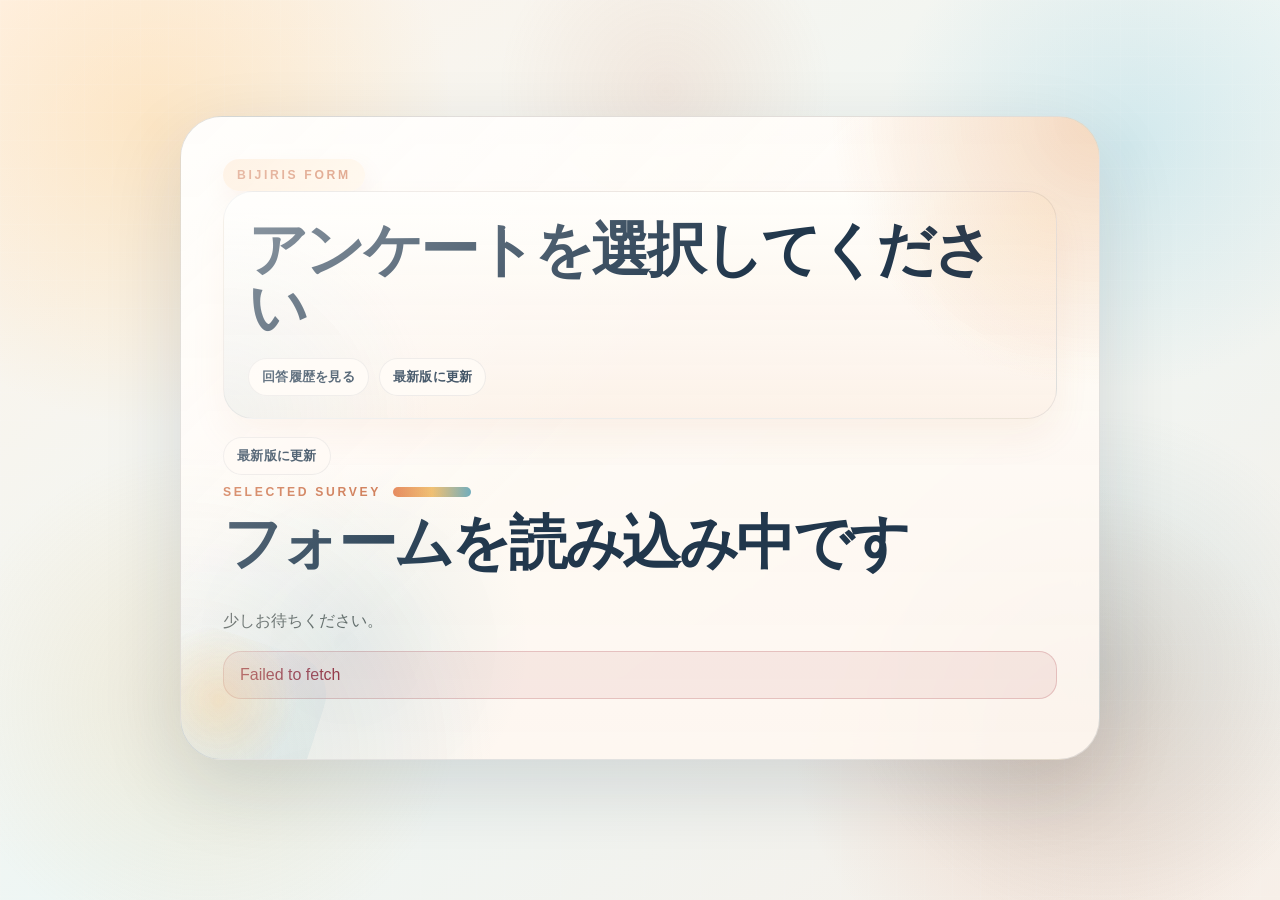
<file: docs/index.html>
<!DOCTYPE html>
<html lang="ja">
  <head>
    <meta charset="UTF-8" />
    <meta name="viewport" content="width=device-width, initial-scale=1.0" />
    <meta name="format-detection" content="telephone=no" />
    <meta name="theme-color" content="#21374c" />
    <meta name="mobile-web-app-capable" content="yes" />
    <meta name="apple-mobile-web-app-capable" content="yes" />
    <meta name="apple-mobile-web-app-status-bar-style" content="default" />
    <meta name="apple-mobile-web-app-title" content="ビジリス" />
    <title>ビジリス 回答フォーム</title>
    <link rel="manifest" href="./manifest.webmanifest" />
    <link rel="icon" type="image/png" sizes="32x32" href="./assets/icons/favicon-32.png" />
    <link rel="apple-touch-icon" sizes="180x180" href="./assets/icons/apple-touch-icon.png" />
    <link rel="stylesheet" href="./assets/style.css" />
  </head>
  <body class="respondent-body">
    <main class="respondent-shell">
      <section class="respondent-card">
        <p class="eyebrow">BIJIRIS FORM</p>
        <div id="selectorPanel" class="stack-gap">
          <div class="stack-gap compact-gap respondent-intro">
            <h1>アンケートを選択してください</h1>
            <div class="button-row respondent-intro-actions">
              <button id="openHistoryFromSelector" class="secondary-button compact-button" type="button">回答履歴を見る</button>
              <button id="reloadAppFromSelector" class="secondary-button compact-button" type="button">最新版に更新</button>
            </div>
          </div>
          <section id="installCard" class="respondent-install-card stack-gap compact-gap hidden">
            <div class="spread respondent-install-head">
              <div class="stack-gap compact-gap">
                <p class="respondent-kicker">APP INSTALL</p>
                <h2>スマホに追加してアプリのように使えます</h2>
              </div>
              <span id="installStatusBadge" class="pill hidden">インストール済み</span>
            </div>
            <p id="installDescription" class="muted">ホーム画面に追加すると、次回からアプリのようにすぐ開けます。</p>
            <div class="button-row respondent-intro-actions">
              <button id="installAppButton" class="primary-button compact-button" type="button">ホーム画面に追加</button>
              <button id="installGuideToggle" class="ghost-button compact-button hidden" type="button">追加方法を見る</button>
            </div>
            <div id="installGuide" class="note-box hidden"></div>
          </section>
          <div id="selectorList" class="card-list"></div>
        </div>

        <div id="respondentHeader" class="stack-gap compact-gap">
          <div class="button-row respondent-header-actions">
            <button id="backToSelector" class="ghost-button hidden" type="button">アンケート一覧に戻る</button>
            <button id="openHistoryFromHeader" class="ghost-button compact-button hidden" type="button">回答履歴を見る</button>
            <button id="reloadAppButton" class="secondary-button compact-button" type="button">最新版に更新</button>
          </div>
          <div class="respondent-heading-shell">
            <p class="respondent-kicker">SELECTED SURVEY</p>
            <div class="respondent-heading-mark"></div>
          </div>
          <h1 id="formTitle">フォームを読み込み中です</h1>
          <p id="formDescription" class="muted">少しお待ちください。</p>
        </div>

        <div id="formErrorBanner" class="error-banner hidden"></div>

        <section id="ticketStepPanel" class="respondent-step-panel stack-gap hidden">
          <div class="respondent-step-shell stack-gap compact-gap">
            <p class="respondent-kicker">TICKET STEP</p>
            <h2>今回終了した回数券を教えてください</h2>
            <p class="muted">最初に、何枚目の回数券が終了したかを入力してください。その後にアンケートへ進みます。</p>
            <label class="field">
              <span>何枚目の回数券が終了しましたか？</span>
              <input id="ticketSheetInput" type="number" inputmode="numeric" min="1" step="1" placeholder="例: 2" />
            </label>
            <div class="button-row respondent-step-actions">
              <button id="ticketStepContinue" class="primary-button" type="button">質問へ進む</button>
            </div>
            <p id="ticketStepError" class="error-text"></p>
          </div>
        </section>

        <section id="historyPanel" class="respondent-step-panel stack-gap hidden">
          <div class="respondent-step-shell respondent-history-shell stack-gap compact-gap">
            <div class="button-row respondent-step-actions">
              <button id="historyBackButton" class="ghost-button compact-button" type="button">戻る</button>
            </div>
            <p class="respondent-kicker">HISTORY</p>
            <h2>アンケート回答履歴</h2>
            <p class="muted">お名前を入力すると、これまでの回答履歴を確認できます。</p>
            <label class="field">
              <span>お名前</span>
              <input id="historyRespondentName" type="text" autocomplete="name" placeholder="例: 鈴木太郎" />
            </label>
            <div class="button-row respondent-step-actions">
              <button id="historySearchButton" class="primary-button" type="button">履歴を表示</button>
            </div>
            <p id="historySearchError" class="error-text"></p>
            <div id="historySummary" class="note-box hidden"></div>
            <div id="historyResults" class="stack-gap"></div>
          </div>
        </section>

        <form id="respondentForm" class="stack-gap hidden" enctype="multipart/form-data">
          <label class="field">
            <span>お名前</span>
            <input type="text" name="respondent_name" required autocomplete="name" />
          </label>

          <div id="ticketSummary" class="note-box respondent-ticket-summary hidden">
            <div>
              <strong>今回終了した回数券</strong>
              <div id="ticketSummaryValue" class="respondent-ticket-summary-value"></div>
            </div>
            <button id="ticketStepEdit" class="ghost-button compact-button" type="button">変更</button>
          </div>

          <label class="field">
            <span id="categoryLabel">分類</span>
            <select id="categorySelect" name="category" required></select>
          </label>

          <div id="customFields" class="stack-gap"></div>
          <button id="submitButton" class="primary-button" type="submit">送信する</button>
          <p id="submitError" class="error-text"></p>
        </form>

        <div id="successPanel" class="success-panel hidden">
          <h2>送信完了</h2>
          <p id="successMessage"></p>
          <div class="button-row">
            <button id="resetButton" class="secondary-button" type="button">続けて送信する</button>
            <button id="openHistoryFromSuccess" class="ghost-button" type="button">回答履歴を見る</button>
          </div>
        </div>
      </section>
    </main>

    <script src="./assets/config.js"></script>
    <script src="./assets/runtime.js" defer></script>
    <script src="./assets/respondent.js" defer></script>
  </body>
</html>
</file>
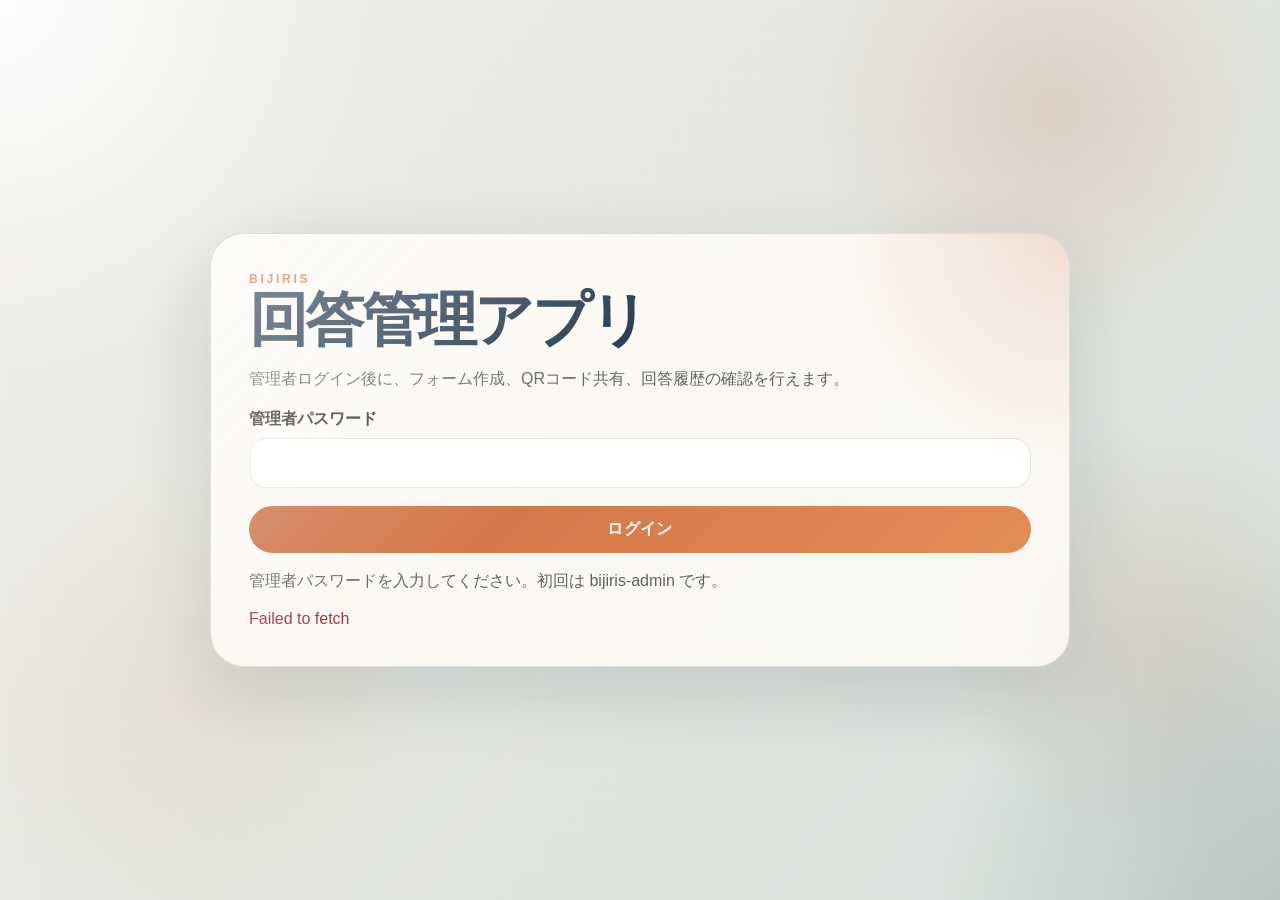
<file: docs/admin/index.html>
<!DOCTYPE html>
<html lang="ja">
  <head>
    <meta charset="UTF-8" />
    <meta name="viewport" content="width=device-width, initial-scale=1.0" />
    <title>Bijiris 管理画面</title>
    <link rel="stylesheet" href="../assets/style.css" />
  </head>
  <body class="admin-body">
    <div id="loginPanel" class="login-shell">
      <div class="login-card">
        <p class="eyebrow">BIJIRIS</p>
        <h1>回答管理アプリ</h1>
        <p class="muted">管理者ログイン後に、フォーム作成、QRコード共有、回答履歴の確認を行えます。</p>
        <form id="loginForm" class="stack-gap">
          <label class="field">
            <span>管理者パスワード</span>
            <input id="loginPassword" type="password" name="password" autocomplete="current-password" required />
          </label>
          <button class="primary-button" type="submit">ログイン</button>
          <p id="loginHelp" class="inline-help"></p>
          <p id="loginError" class="error-text"></p>
        </form>
      </div>
    </div>

    <!-- Management markup stays identical to the local admin page -->
    <div id="adminApp" class="admin-shell hidden">
      <header class="hero">
        <div class="hero-copy">
          <p class="eyebrow">BIJIRIS ADMIN</p>
          <h1>画像回答フォーム管理</h1>
          <p class="muted">
            共通QRコードからアンケートを選んで回答してもらい、履歴をフォーム別・お名前単位で管理します。
          </p>
          <div class="hero-stripes">
            <span>QR</span>
            <span>SELECT</span>
            <span>UPLOAD</span>
            <span>REVIEW</span>
          </div>
        </div>
        <div class="hero-actions">
          <div class="pill-set">
            <span class="pill">フォーム作成</span>
            <span class="pill">画像アップロード</span>
            <span class="pill">履歴管理</span>
          </div>
          <button id="logoutButton" class="secondary-button" type="button">ログアウト</button>
        </div>
        <aside class="hero-panel">
          <p class="hero-panel-label">運用フロー</p>
          <div class="hero-panel-grid">
            <div>
              <span>入口</span>
              <strong>共通QR</strong>
            </div>
            <div>
              <span>分岐</span>
              <strong>タイトル選択</strong>
            </div>
            <div>
              <span>収集</span>
              <strong>画像つき回答</strong>
            </div>
            <div>
              <span>管理</span>
              <strong>履歴追跡</strong>
            </div>
          </div>
        </aside>
      </header>

      <nav class="tab-nav">
        <button class="tab-link active" data-panel-target="overview" type="button">ダッシュボード</button>
        <button class="tab-link" data-panel-target="forms" type="button">フォーム管理</button>
        <button class="tab-link" data-panel-target="responses" type="button">回答一覧</button>
        <button class="tab-link" data-panel-target="respondents" type="button">回答者履歴</button>
        <button class="tab-link" data-panel-target="measurements" type="button">計測管理</button>
        <button class="tab-link" data-panel-target="settings" type="button">設定</button>
      </nav>

      <main class="panel-stack">
        <section id="panel-overview" class="panel active">
          <div class="stats-grid">
            <article class="stat-card">
              <p class="stat-label">フォーム数</p>
              <p id="statFormCount" class="stat-value">0</p>
            </article>
            <article class="stat-card">
              <p class="stat-label">総回答数</p>
              <p id="statResponseCount" class="stat-value">0</p>
            </article>
            <article class="stat-card">
              <p class="stat-label">回答者数</p>
              <p id="statRespondentCount" class="stat-value">0</p>
            </article>
          </div>

          <div class="two-column">
            <section class="surface-card">
              <div class="section-head">
                <h2>フォーム一覧</h2>
                <p class="muted">公開状態と回答状況を一目で確認できます。</p>
              </div>
              <div id="overviewForms" class="card-list"></div>
            </section>

            <section class="surface-card">
              <div class="section-head">
                <h2>最新の回答</h2>
                <p class="muted">最近送信された画像付き回答を表示します。</p>
              </div>
              <div id="recentResponses" class="response-list compact-list"></div>
            </section>
          </div>
        </section>

        <section id="panel-forms" class="panel">
          <div class="two-column forms-layout">
            <section class="surface-card">
              <div class="section-head spread">
                <div>
                  <h2>フォーム編集</h2>
                  <p class="muted">アンケート項目、画像設問、条件表示を設定します。</p>
                </div>
                <button id="newFormButton" class="secondary-button" type="button">新規フォーム</button>
              </div>

              <form id="formEditor" class="stack-gap">
                <input id="editorFormId" type="hidden" />
                <div class="grid-two">
                  <label class="field">
                    <span>フォーム名</span>
                    <input id="editorTitle" type="text" required />
                  </label>
                  <label class="field">
                    <span>公開URLスラッグ</span>
                    <input id="editorSlug" type="text" placeholder="genba-houkoku" />
                  </label>
                </div>
                <label class="field">
                  <span>説明文</span>
                  <textarea id="editorDescription" rows="3"></textarea>
                </label>
                <label class="field">
                  <span>送信完了メッセージ</span>
                  <textarea id="editorSuccessMessage" rows="2"></textarea>
                </label>
                <div class="grid-two">
                  <label class="field">
                    <span>分類ラベル</span>
                    <input id="editorCategoryLabel" type="text" value="分類" />
                  </label>
                  <label class="field">
                    <span>公開状態</span>
                    <select id="editorIsActive">
                      <option value="true">公開</option>
                      <option value="false">非公開</option>
                    </select>
                  </label>
                </div>
                <label class="field">
                  <span>分類選択肢</span>
                  <textarea id="editorCategoryOptions" rows="3" placeholder="未使用なら空欄のままで構いません"></textarea>
                </label>

                <div class="sub-section-head">
                  <div>
                    <h3>追加質問</h3>
                    <p class="muted">お名前は全フォーム共通の固定必須項目です。画像設問や条件表示付き設問を追加できます。</p>
                  </div>
                  <div class="button-row">
                    <button class="ghost-button" type="button" data-add-field="short_text">短文</button>
                    <button class="ghost-button" type="button" data-add-field="long_text">長文</button>
                    <button class="ghost-button" type="button" data-add-field="select">選択肢</button>
                    <button class="ghost-button" type="button" data-add-field="radio">ラジオ</button>
                    <button class="ghost-button" type="button" data-add-field="checkbox">複数選択</button>
                    <button class="ghost-button" type="button" data-add-field="file">画像</button>
                  </div>
                </div>

                <div id="builderFields" class="field-builder"></div>
                <p id="formError" class="error-text"></p>
                <button class="primary-button" type="submit">フォームを保存</button>
              </form>
            </section>

            <section class="surface-card">
              <div class="section-head">
                <h2>フォーム公開状況</h2>
                <p class="muted">共通QRコードからアンケート選択画面に遷移します。各フォームの直リンクも確認できます。</p>
              </div>
              <div id="formCards" class="card-list"></div>
            </section>
          </div>
        </section>

        <section id="panel-responses" class="panel">
          <div class="surface-card">
            <div class="section-head spread">
              <div>
                <h2>回答一覧</h2>
                <p class="muted">分類別集計と、画像付き回答の詳細を確認できます。</p>
              </div>
              <div class="toolbar">
                <label class="field small">
                  <span>フォーム</span>
                  <select id="responseFormFilter"></select>
                </label>
                <label class="field small">
                  <span>分類</span>
                  <select id="responseCategoryFilter"></select>
                </label>
                <label class="field small">
                  <span>回答者検索</span>
                  <input id="responseSearch" type="search" placeholder="お名前" />
                </label>
                <button id="responseSearchButton" class="secondary-button" type="button">検索</button>
              </div>
            </div>

            <div id="categorySummary" class="summary-bars"></div>

            <div class="two-column detail-layout">
              <div id="responseList" class="response-list"></div>
              <aside class="detail-pane">
                <div class="section-head">
                  <h3>回答詳細</h3>
                  <p class="muted">回答をクリックすると詳細を表示します。</p>
                </div>
                <div id="responseDetail" class="detail-content empty-state">回答を選択してください。</div>
              </aside>
            </div>
          </div>
        </section>

        <section id="panel-respondents" class="panel">
          <div class="surface-card">
            <div class="section-head spread">
              <div>
                <h2>回答者履歴</h2>
                <p class="muted">お名前ごとに履歴を確認し、必要に応じて編集や削除を行います。</p>
              </div>
              <div class="toolbar">
                <button id="newRespondentButton" class="primary-button" type="button">回答者を登録</button>
                <label class="field small">
                  <span>フォーム</span>
                  <select id="respondentFormFilter"></select>
                </label>
                <label class="field small">
                  <span>検索</span>
                  <input id="respondentSearch" type="search" placeholder="お名前" />
                </label>
                <button id="respondentSearchButton" class="secondary-button" type="button">検索</button>
              </div>
            </div>

            <div class="two-column detail-layout respondent-detail-layout">
              <div id="respondentList" class="card-list"></div>
              <aside class="detail-pane respondent-history-pane">
                <div class="section-head">
                  <h3>履歴詳細</h3>
                  <p class="muted">回答者を選択すると、過去の送信内容を時系列で表示します。</p>
                </div>
                <div id="respondentHistory" class="detail-content empty-state">回答者を選択してください。</div>
              </aside>
            </div>
          </div>
        </section>

        <section id="panel-measurements" class="panel">
          <div class="surface-card stack-gap">
            <div class="section-head spread">
              <div>
                <h2>計測管理</h2>
                <p class="muted">全回答者の計測記録をまとめて入力し、一覧で編集できます。</p>
              </div>
              <div class="toolbar">
                <label class="field small">
                  <span>お名前検索</span>
                  <input id="measurementRespondentFilter" type="search" list="respondentDirectoryOptions" placeholder="お名前で部分一致検索" />
                </label>
                <label class="field small">
                  <span>キーワード</span>
                  <input id="measurementSearch" type="search" placeholder="日付・カテゴリ・数値で検索" />
                </label>
                <button id="measurementSearchButton" class="secondary-button" type="button">検索</button>
              </div>
            </div>

            <datalist id="respondentDirectoryOptions"></datalist>

            <section class="history-sheet stack-gap compact-gap">
              <div class="spread history-sheet-head">
                <div>
                  <h4>計測記録を追加</h4>
                  <p class="muted">ここで入力すると、選択した回答者の計測記録にそのまま保存されます。</p>
                </div>
              </div>
              <form id="measurementManagerForm" class="stack-gap compact-gap">
                <div class="measurement-manager-form-grid">
                  <label class="field">
                    <span>回答者</span>
                    <input id="measurementRespondentInput" type="search" list="respondentDirectoryOptions" placeholder="お名前を入力または選択" required />
                  </label>
                  <label class="field">
                    <span>計測日</span>
                    <input id="measurementEntryDate" type="date" required />
                  </label>
                  <label class="field">
                    <span>カテゴリ</span>
                    <select id="measurementEntryCategory">
                      <option value="">未選択</option>
                      <option value="モニター">モニター</option>
                      <option value="回数券">回数券</option>
                      <option value="トライアル">トライアル</option>
                      <option value="単発">単発</option>
                      <option value="初回お試し">初回お試し</option>
                      <option value="乗り放題キャンペーン">乗り放題キャンペーン</option>
                      <option value="その他">その他</option>
                    </select>
                  </label>
                  <label class="field">
                    <span>ウエスト(cm)</span>
                    <input id="measurementEntryWaist" type="number" min="0" step="0.1" required />
                  </label>
                  <label class="field">
                    <span>ヒップ(cm)</span>
                    <input id="measurementEntryHip" type="number" min="0" step="0.1" required />
                  </label>
                  <label class="field">
                    <span>太もも(cm)</span>
                    <input id="measurementEntryThigh" type="number" min="0" step="0.1" required />
                  </label>
                </div>
                <div class="button-row">
                  <button class="primary-button compact-button" type="submit">計測記録を追加</button>
                  <p class="muted profile-inline-note">回答者履歴へ自動で反映されます。</p>
                </div>
                <p id="measurementManagerError" class="error-text"></p>
              </form>
            </section>

            <div id="measurementManagerFeedback"></div>
            <div id="measurementManagerList" class="stack-gap"></div>
          </div>
        </section>

        <section id="panel-settings" class="panel">
          <div class="surface-card stack-gap">
            <div class="section-head spread">
              <div>
                <h2>運用設定</h2>
                <p class="muted">公開URL、管理者パスワード、バックアップ、現在の運用状態を管理します。</p>
              </div>
              <button id="refreshOperationsButton" class="secondary-button" type="button">状態を更新</button>
            </div>

            <div id="operationsStatus" class="operations-grid"></div>

            <div class="two-column settings-layout">
              <section class="history-sheet stack-gap compact-gap">
                <div class="history-sheet-head">
                  <div>
                    <h4>公開URL設定</h4>
                    <p class="muted">固定の公開URLや独自ドメインを使う場合はここで保存します。</p>
                  </div>
                </div>
                <form id="publicBaseUrlForm" class="stack-gap compact-gap">
                  <label class="field">
                    <span>公開ベースURL</span>
                    <input id="settingsPublicBaseUrl" type="url" inputmode="url" placeholder="https://example.com" />
                  </label>
                  <div class="button-row">
                    <button class="primary-button compact-button" type="submit">公開URLを保存</button>
                    <button id="settingsPublicBaseUrlClear" class="ghost-button compact-button" type="button">自動判定に戻す</button>
                  </div>
                  <p id="publicBaseUrlHelp" class="muted"></p>
                  <p id="publicBaseUrlError" class="error-text"></p>
                </form>
              </section>

              <section class="history-sheet stack-gap compact-gap">
                <div class="history-sheet-head">
                  <div>
                    <h4>管理者パスワード変更</h4>
                    <p class="muted">初期パスワードのまま運用しないように変更してください。</p>
                  </div>
                </div>
                <form id="passwordChangeForm" class="stack-gap compact-gap">
                  <label class="field">
                    <span>現在のパスワード</span>
                    <input id="currentPassword" type="password" autocomplete="current-password" required />
                  </label>
                  <label class="field">
                    <span>新しいパスワード</span>
                    <input id="newPassword" type="password" autocomplete="new-password" minlength="8" required />
                  </label>
                  <label class="field">
                    <span>新しいパスワード(確認)</span>
                    <input id="confirmPassword" type="password" autocomplete="new-password" minlength="8" required />
                  </label>
                  <div class="button-row">
                    <button class="primary-button compact-button" type="submit">パスワードを変更</button>
                  </div>
                  <p id="passwordChangeHelp" class="muted"></p>
                  <p id="passwordChangeError" class="error-text"></p>
                </form>
              </section>
            </div>

            <section class="history-sheet stack-gap compact-gap">
              <div class="section-head spread">
                <div>
                  <h4>バックアップ</h4>
                  <p class="muted">データベース、設定、アップロード画像をまとめて保存します。</p>
                </div>
                <button id="createBackupButton" class="primary-button compact-button" type="button">バックアップを作成</button>
              </div>
              <p id="backupFeedback" class="muted"></p>
              <div id="backupList" class="stack-gap compact-gap"></div>
            </section>
          </div>
        </section>
      </main>
    </div>

    <div id="imageModal" class="image-modal hidden" aria-hidden="true">
      <div class="image-modal-backdrop" data-image-modal-close></div>
      <div class="image-modal-dialog" role="dialog" aria-modal="true" aria-label="画像プレビュー">
        <button id="imageModalClose" class="image-modal-close" type="button" data-image-modal-close>閉じる</button>
        <div class="image-modal-head">
          <strong id="imageModalTitle">画像プレビュー</strong>
          <p id="imageModalMeta" class="muted"></p>
        </div>
        <div class="image-modal-body">
          <img id="imageModalImg" alt="画像プレビュー" />
        </div>
      </div>
    </div>

    <script src="../assets/config.js"></script>
    <script src="../assets/runtime.js" defer></script>
    <script src="../assets/admin.js" defer></script>
  </body>
</html>
</file>
<file: docs/assets/style.css>
:root {
  --bg: #f1ede7;
  --bg-accent: #d7e0db;
  --surface: rgba(255, 252, 247, 0.84);
  --surface-strong: rgba(255, 250, 244, 0.97);
  --ink: #142433;
  --muted: #5e635f;
  --line: rgba(20, 36, 51, 0.12);
  --accent: #cd6e43;
  --accent-strong: #21374c;
  --accent-soft: #efbe72;
  --success: #2f7c60;
  --danger: #9c3140;
  --chip: rgba(255, 240, 221, 0.92);
  --shadow: 0 28px 80px rgba(20, 36, 51, 0.14);
  --shadow-soft: 0 16px 35px rgba(20, 36, 51, 0.08);
  --radius: 30px;
  --radius-sm: 18px;
  --radius-xs: 12px;
}

* {
  box-sizing: border-box;
}

html,
body {
  margin: 0;
  min-height: 100%;
  color: var(--ink);
  background:
    radial-gradient(circle at top left, rgba(255, 255, 255, 0.95), transparent 24%),
    radial-gradient(circle at 82% 12%, rgba(205, 110, 67, 0.18), transparent 18%),
    radial-gradient(circle at bottom right, rgba(33, 55, 76, 0.16), transparent 22%),
    linear-gradient(130deg, var(--bg), var(--bg-accent));
  font-family: "Avenir Next", "Hiragino Sans", "Yu Gothic", sans-serif;
  overflow-x: hidden;
}

.respondent-body {
  background:
    radial-gradient(circle at 12% 14%, rgba(255, 205, 132, 0.38), transparent 22%),
    radial-gradient(circle at 88% 16%, rgba(120, 190, 214, 0.24), transparent 18%),
    radial-gradient(circle at 82% 82%, rgba(205, 110, 67, 0.2), transparent 20%),
    linear-gradient(145deg, #fff4ea, #eef6f4 52%, #f7efe8);
}

.respondent-body::before {
  background-image:
    linear-gradient(rgba(255, 255, 255, 0.16) 1px, transparent 1px),
    linear-gradient(90deg, rgba(255, 255, 255, 0.16) 1px, transparent 1px);
  background-size: 28px 28px;
  opacity: 0.42;
}

.respondent-body::after {
  background:
    radial-gradient(circle at 16% 78%, rgba(239, 190, 114, 0.2), transparent 20%),
    radial-gradient(circle at 86% 74%, rgba(83, 150, 170, 0.16), transparent 20%),
    radial-gradient(circle at 52% 10%, rgba(205, 110, 67, 0.1), transparent 16%);
}

body::before {
  content: "";
  position: fixed;
  inset: 0;
  background-image:
    linear-gradient(rgba(255, 255, 255, 0.14) 1px, transparent 1px),
    linear-gradient(90deg, rgba(255, 255, 255, 0.14) 1px, transparent 1px);
  background-size: 36px 36px;
  pointer-events: none;
  opacity: 0.38;
}

body::after {
  content: "";
  position: fixed;
  inset: 0;
  background:
    radial-gradient(circle at 15% 78%, rgba(239, 190, 114, 0.12), transparent 18%),
    radial-gradient(circle at 90% 70%, rgba(205, 110, 67, 0.12), transparent 16%);
  pointer-events: none;
  mix-blend-mode: multiply;
}

.hidden {
  display: none !important;
}

.admin-shell,
.respondent-shell,
.login-shell {
  position: relative;
  z-index: 1;
}

.login-shell,
.respondent-shell {
  min-height: 100vh;
  display: grid;
  place-items: center;
  padding: 40px 18px;
}

.respondent-shell {
  padding: 32px 18px 56px;
}

.login-card,
.respondent-card {
  position: relative;
  overflow: hidden;
  width: min(860px, 100%);
  background: var(--surface);
  border: 1px solid var(--line);
  border-radius: 34px;
  padding: 38px;
  box-shadow: var(--shadow);
  backdrop-filter: blur(12px);
}

.respondent-body .respondent-card {
  width: min(920px, 100%);
  padding: 42px;
  border-radius: 42px;
  background:
    radial-gradient(circle at top right, rgba(255, 205, 132, 0.24), transparent 24%),
    radial-gradient(circle at 0% 100%, rgba(120, 190, 214, 0.14), transparent 28%),
    linear-gradient(180deg, rgba(255, 252, 248, 0.95), rgba(255, 247, 240, 0.9));
}

.login-card::before,
.respondent-card::before {
  content: "";
  position: absolute;
  inset: 0;
  background:
    linear-gradient(135deg, rgba(255, 255, 255, 0.48), transparent 45%),
    radial-gradient(circle at top right, rgba(205, 110, 67, 0.18), transparent 24%);
  pointer-events: none;
}

.respondent-body .respondent-card::before {
  background:
    linear-gradient(135deg, rgba(255, 255, 255, 0.62), transparent 46%),
    radial-gradient(circle at top right, rgba(205, 110, 67, 0.18), transparent 24%),
    radial-gradient(circle at 18% 82%, rgba(83, 150, 170, 0.12), transparent 20%);
}

.respondent-body .respondent-card::after {
  content: "";
  position: absolute;
  inset: auto auto -48px -36px;
  width: 170px;
  height: 170px;
  border-radius: 42px;
  background:
    radial-gradient(circle at 40% 40%, rgba(255, 205, 132, 0.42), transparent 54%),
    linear-gradient(145deg, rgba(255, 255, 255, 0.12), rgba(83, 150, 170, 0.14));
  transform: rotate(18deg);
  pointer-events: none;
  opacity: 0.85;
}

.admin-shell {
  max-width: 1400px;
  margin: 0 auto;
  padding: 28px 18px 72px;
}

.hero {
  position: relative;
  isolation: isolate;
  display: grid;
  grid-template-columns: minmax(0, 1.4fr) auto minmax(260px, 0.9fr);
  gap: 22px;
  align-items: stretch;
  margin-bottom: 18px;
  padding: 30px;
  border-radius: 34px;
  background:
    radial-gradient(circle at top right, rgba(239, 190, 114, 0.26), transparent 22%),
    linear-gradient(125deg, rgba(255, 251, 247, 0.94), rgba(235, 243, 239, 0.86));
  border: 1px solid rgba(20, 36, 51, 0.08);
  box-shadow: var(--shadow);
}

.hero::before {
  content: "";
  position: absolute;
  inset: 0;
  background:
    linear-gradient(90deg, transparent, rgba(255, 255, 255, 0.38), transparent),
    linear-gradient(180deg, rgba(20, 36, 51, 0.04), transparent 55%);
  pointer-events: none;
  z-index: -1;
}

.hero h1,
.login-card h1,
.respondent-card h1 {
  margin: 6px 0 10px;
  font-family: "Iowan Old Style", "Palatino", "Hiragino Mincho ProN", serif;
  font-size: clamp(2.4rem, 4.6vw, 4.8rem);
  line-height: 0.98;
  letter-spacing: -0.045em;
  color: var(--accent-strong);
}

.hero-actions {
  display: flex;
  flex-direction: column;
  justify-content: space-between;
  gap: 18px;
  align-items: flex-end;
}

.hero-copy {
  display: grid;
  align-content: start;
  gap: 14px;
}

.hero-copy .muted {
  max-width: 46rem;
  font-size: 1.02rem;
  line-height: 1.7;
}

.hero-panel {
  position: relative;
  overflow: hidden;
  display: grid;
  gap: 16px;
  align-content: start;
  padding: 22px;
  border-radius: 28px;
  color: #f7f3ef;
  background:
    radial-gradient(circle at top right, rgba(239, 190, 114, 0.22), transparent 28%),
    linear-gradient(150deg, #23394f, #142433);
  box-shadow: var(--shadow-soft);
}

.hero-panel::after {
  content: "";
  position: absolute;
  inset: auto -22% -30% auto;
  width: 180px;
  height: 180px;
  border-radius: 50%;
  background: radial-gradient(circle, rgba(239, 190, 114, 0.4), transparent 65%);
  pointer-events: none;
}

.hero-panel-label {
  margin: 0;
  font-size: 0.74rem;
  letter-spacing: 0.18em;
  text-transform: uppercase;
  color: rgba(255, 255, 255, 0.72);
}

.hero-panel-grid {
  display: grid;
  gap: 12px;
}

.hero-panel-grid div {
  padding-bottom: 12px;
  border-bottom: 1px solid rgba(255, 255, 255, 0.12);
}

.hero-panel-grid div:last-child {
  padding-bottom: 0;
  border-bottom: 0;
}

.hero-panel-grid span {
  display: block;
  font-size: 0.78rem;
  letter-spacing: 0.08em;
  text-transform: uppercase;
  color: rgba(255, 255, 255, 0.7);
}

.hero-panel-grid strong {
  display: block;
  margin-top: 4px;
  font-size: 1.05rem;
  font-weight: 800;
}

.pill-set,
.button-row,
.toolbar {
  display: flex;
  gap: 10px;
  flex-wrap: wrap;
}

.pill,
.category-chip,
.status-badge {
  display: inline-flex;
  align-items: center;
  gap: 6px;
  border-radius: 999px;
  padding: 8px 15px;
  font-size: 0.8rem;
  font-weight: 800;
  letter-spacing: 0.08em;
  text-transform: uppercase;
}

.pill,
.category-chip {
  background: var(--chip);
  color: var(--accent-strong);
}

.status-badge.active {
  background: rgba(45, 122, 82, 0.14);
  color: var(--success);
}

.status-badge.inactive {
  background: rgba(159, 41, 50, 0.12);
  color: var(--danger);
}

.eyebrow {
  margin: 0;
  font-size: 0.76rem;
  letter-spacing: 0.22em;
  font-weight: 800;
  color: var(--accent);
}

.respondent-body .eyebrow {
  display: inline-flex;
  align-items: center;
  width: fit-content;
  padding: 9px 14px;
  border-radius: 999px;
  background: linear-gradient(135deg, rgba(255, 228, 198, 0.92), rgba(255, 244, 228, 0.96));
  box-shadow: 0 10px 22px rgba(205, 110, 67, 0.12);
}

.muted {
  color: var(--muted);
  line-height: 1.65;
}

.tab-nav {
  position: sticky;
  top: 12px;
  z-index: 5;
  display: flex;
  gap: 10px;
  flex-wrap: wrap;
  margin-bottom: 18px;
  padding: 10px;
  border-radius: 24px;
  background: rgba(255, 251, 246, 0.7);
  border: 1px solid rgba(20, 36, 51, 0.08);
  box-shadow: var(--shadow-soft);
  backdrop-filter: blur(12px);
}

.tab-link {
  border: 1px solid rgba(20, 36, 51, 0.06);
  background: rgba(255, 250, 244, 0.96);
  color: var(--muted);
  border-radius: 999px;
  padding: 13px 18px;
  font-weight: 800;
  letter-spacing: 0.02em;
  cursor: pointer;
  transition: transform 0.2s ease, box-shadow 0.2s ease, background 0.2s ease, color 0.2s ease;
}

.tab-link:hover,
.tab-link.active {
  color: #fff;
  background: linear-gradient(135deg, var(--accent), var(--accent-strong));
  transform: translateY(-1px);
}

.panel {
  display: none;
}

.panel.active {
  display: block;
}

.panel-stack {
  display: grid;
  gap: 18px;
}

.surface-card {
  position: relative;
  overflow: hidden;
  background: var(--surface);
  border-radius: var(--radius);
  border: 1px solid var(--line);
  box-shadow: var(--shadow);
  padding: 26px;
}

.surface-card::before {
  content: "";
  position: absolute;
  inset: 0 0 auto 0;
  height: 5px;
  background: linear-gradient(90deg, var(--accent), var(--accent-soft), var(--accent-strong));
  opacity: 0.9;
}

.section-head,
.sub-section-head,
.spread,
.detail-header {
  display: flex;
  justify-content: space-between;
  gap: 14px;
  align-items: flex-start;
}

.section-head h2,
.sub-section-head h3,
.detail-header h3,
.detail-pane h3,
.detail-pane h4,
.selector-card h2,
.summary-card h3,
.form-card h3,
.response-card h3,
.respondent-card-row h3 {
  margin: 0;
  font-family: "Iowan Old Style", "Palatino", "Hiragino Mincho ProN", serif;
  letter-spacing: -0.02em;
}

.stats-grid,
.grid-two,
.two-column,
.meta-grid {
  display: grid;
  gap: 16px;
}

.stats-grid {
  grid-template-columns: repeat(3, minmax(0, 1fr));
  margin-bottom: 18px;
}

.stat-card {
  position: relative;
  overflow: hidden;
  background:
    radial-gradient(circle at top right, rgba(239, 190, 114, 0.18), transparent 26%),
    linear-gradient(180deg, rgba(255, 253, 251, 0.96), rgba(245, 237, 227, 0.9));
  border: 1px solid rgba(20, 36, 51, 0.08);
  border-radius: var(--radius);
  padding: 24px;
  box-shadow: var(--shadow);
}

.stat-label {
  margin: 0 0 10px;
  color: var(--muted);
  text-transform: uppercase;
  letter-spacing: 0.08em;
  font-size: 0.78rem;
}

.stat-value {
  margin: 0;
  font-size: clamp(2.4rem, 4vw, 3.3rem);
  font-weight: 800;
  letter-spacing: -0.03em;
  color: var(--accent-strong);
}

.two-column {
  grid-template-columns: minmax(0, 1fr) minmax(0, 1fr);
}

.forms-layout {
  align-items: start;
  grid-template-columns: minmax(0, 1.1fr) minmax(320px, 0.9fr);
}

.detail-layout {
  align-items: start;
  grid-template-columns: minmax(0, 1.1fr) minmax(340px, 0.9fr);
  margin-top: 18px;
}

.settings-layout {
  align-items: start;
}

.respondent-detail-layout {
  grid-template-columns: minmax(260px, 0.58fr) minmax(0, 1.85fr);
}

.grid-two {
  grid-template-columns: repeat(2, minmax(0, 1fr));
}

.meta-grid {
  grid-template-columns: repeat(3, minmax(0, 1fr));
  margin: 10px 0;
}

.meta-grid div {
  background: rgba(255, 248, 239, 0.85);
  border: 1px solid var(--line);
  border-radius: 16px;
  padding: 12px 14px;
}

.meta-grid span {
  display: block;
  color: var(--muted);
  margin-bottom: 4px;
}

.stack-gap {
  display: grid;
  gap: 18px;
}

.compact-gap {
  gap: 10px;
}

.card-list,
.response-list,
.field-builder,
.summary-bars {
  display: grid;
  gap: 14px;
}

.field,
.field-set {
  display: grid;
  gap: 8px;
}

.field span,
.field-set legend {
  font-weight: 700;
  color: #392f29;
  white-space: pre-line;
}

.field-help {
  margin: -2px 0 0;
  color: var(--muted);
  font-size: 0.92rem;
  line-height: 1.5;
  white-space: pre-line;
}

.field input,
.field textarea,
.field select,
.choice-pill {
  width: 100%;
  border: 1px solid rgba(20, 36, 51, 0.12);
  border-radius: 18px;
  background: rgba(255, 255, 255, 0.96);
  color: var(--ink);
  font: inherit;
  box-shadow: inset 0 1px 0 rgba(255, 255, 255, 0.9);
}

.respondent-body .field input,
.respondent-body .field textarea,
.respondent-body .field select {
  background: rgba(255, 255, 255, 0.98);
  border-color: rgba(205, 110, 67, 0.14);
}

.field input,
.field textarea,
.field select {
  padding: 15px 16px;
  transition: border-color 0.2s ease, box-shadow 0.2s ease, transform 0.2s ease;
}

.field input:focus,
.field textarea:focus,
.field select:focus {
  outline: none;
  border-color: rgba(205, 110, 67, 0.64);
  box-shadow: 0 0 0 4px rgba(205, 110, 67, 0.12);
  transform: translateY(-1px);
}

.field-set {
  border: 1px solid rgba(20, 36, 51, 0.1);
  border-radius: 22px;
  padding: 14px 16px 18px;
  background: linear-gradient(180deg, rgba(255, 255, 255, 0.72), rgba(255, 248, 241, 0.72));
}

.respondent-body .field-set {
  position: relative;
  overflow: hidden;
  border-color: rgba(205, 110, 67, 0.14);
  background:
    radial-gradient(circle at top right, rgba(255, 205, 132, 0.18), transparent 24%),
    linear-gradient(180deg, rgba(255, 255, 255, 0.86), rgba(255, 245, 236, 0.82));
}

.choice-row {
  display: flex;
  gap: 10px;
  flex-wrap: wrap;
}

.choice-pill {
  width: auto;
  display: inline-flex;
  align-items: center;
  gap: 8px;
  padding: 11px 13px;
  transition: transform 0.18s ease, border-color 0.18s ease, background 0.18s ease;
}

.respondent-body .choice-pill {
  padding: 12px 15px;
  border-color: rgba(205, 110, 67, 0.12);
  background: linear-gradient(180deg, rgba(255, 255, 255, 0.98), rgba(255, 246, 238, 0.95));
  box-shadow: 0 10px 22px rgba(20, 36, 51, 0.05);
}

.choice-pill input {
  width: auto;
  accent-color: var(--accent);
}

.choice-pill:hover {
  transform: translateY(-1px);
  border-color: rgba(205, 110, 67, 0.45);
  background: rgba(255, 245, 236, 0.96);
}

.respondent-body .choice-pill:has(input:checked) {
  border-color: rgba(205, 110, 67, 0.55);
  background:
    radial-gradient(circle at top right, rgba(255, 205, 132, 0.22), transparent 24%),
    linear-gradient(135deg, rgba(255, 239, 224, 0.98), rgba(255, 248, 238, 0.96));
  box-shadow: 0 14px 26px rgba(205, 110, 67, 0.14);
  transform: translateY(-1px);
}

.respondent-body .choice-pill:has(input:checked) span {
  color: var(--accent-strong);
  font-weight: 800;
}

.other-input-wrap {
  width: 100%;
}

button {
  font: inherit;
}

.primary-button,
.secondary-button,
.ghost-button,
.danger-button {
  border: 0;
  border-radius: 999px;
  padding: 13px 19px;
  cursor: pointer;
  font-weight: 800;
  letter-spacing: 0.02em;
  transition: transform 0.18s ease, opacity 0.18s ease, box-shadow 0.18s ease, background 0.18s ease;
}

.primary-button:hover,
.secondary-button:hover,
.ghost-button:hover,
.danger-button:hover,
.tab-link:hover {
  box-shadow: 0 14px 32px rgba(20, 36, 51, 0.14);
  transform: translateY(-1px);
}

.primary-button {
  background: linear-gradient(135deg, var(--accent), #e38d56);
  color: #fff;
}

.respondent-body .primary-button {
  background: linear-gradient(135deg, #e57d4b, #f09d5c 55%, #c85e44);
  box-shadow: 0 16px 32px rgba(205, 110, 67, 0.22);
}

.secondary-button {
  background: rgba(255, 250, 244, 0.96);
  color: var(--accent-strong);
  border: 1px solid rgba(20, 36, 51, 0.08);
}

.ghost-button {
  background: rgba(255, 255, 255, 0.9);
  color: var(--ink);
  border: 1px solid rgba(20, 36, 51, 0.08);
}

.danger-button {
  background: rgba(159, 41, 50, 0.14);
  color: var(--danger);
}

.primary-button:disabled,
.secondary-button:disabled {
  opacity: 0.6;
  cursor: not-allowed;
}

.inline-help,
.error-text {
  min-height: 1em;
  margin: 0;
}

.inline-help {
  color: var(--muted);
}

.error-text,
.error-banner {
  color: var(--danger);
}

.error-banner {
  border-radius: 18px;
  border: 1px solid rgba(159, 41, 50, 0.2);
  background: rgba(159, 41, 50, 0.08);
  padding: 14px 16px;
  margin: 0 0 18px;
}

.summary-card,
.form-card,
.respondent-card-row,
.response-card,
.builder-card,
.timeline-item,
.selector-card {
  position: relative;
  overflow: hidden;
  border-radius: 22px;
  border: 1px solid var(--line);
  background: rgba(255, 253, 250, 0.92);
  padding: 18px;
  box-shadow: var(--shadow-soft);
  transition: transform 0.22s ease, box-shadow 0.22s ease, border-color 0.22s ease;
}

.summary-card:hover,
.form-card:hover,
.respondent-card-row:hover,
.response-card:hover,
.builder-card:hover,
.timeline-item:hover,
.selector-card:hover {
  transform: translateY(-2px);
  box-shadow: var(--shadow);
  border-color: rgba(205, 110, 67, 0.24);
}

.respondent-body .selector-card {
  gap: 20px;
  align-items: center;
  padding: 22px 20px;
  border-radius: 26px;
  border-color: rgba(205, 110, 67, 0.14);
  background:
    radial-gradient(circle at top right, rgba(255, 205, 132, 0.2), transparent 26%),
    radial-gradient(circle at bottom left, rgba(120, 190, 214, 0.1), transparent 22%),
    linear-gradient(140deg, rgba(255, 255, 255, 0.98), rgba(255, 244, 234, 0.92));
}

.selector-card {
  width: 100%;
  display: flex;
  justify-content: space-between;
  gap: 16px;
  align-items: flex-start;
  text-align: left;
  cursor: pointer;
  background:
    radial-gradient(circle at top right, rgba(239, 190, 114, 0.18), transparent 24%),
    linear-gradient(180deg, rgba(255, 253, 250, 0.96), rgba(246, 239, 232, 0.9));
}

.respondent-body .selector-card::after {
  content: "›";
  display: grid;
  place-items: center;
  flex: 0 0 auto;
  width: 42px;
  height: 42px;
  border-radius: 50%;
  background: linear-gradient(135deg, rgba(205, 110, 67, 0.16), rgba(239, 190, 114, 0.22));
  color: var(--accent-strong);
  font-size: 1.6rem;
  font-weight: 700;
  line-height: 1;
}

.selector-card h2 {
  margin: 0 0 8px;
}

.hub-card {
  background: linear-gradient(180deg, rgba(255, 248, 240, 0.96), rgba(255, 236, 220, 0.9));
}

.hero-stripes {
  display: flex;
  gap: 8px;
  flex-wrap: wrap;
}

.hero-stripes span {
  padding: 8px 12px;
  border-radius: 999px;
  background: rgba(20, 36, 51, 0.07);
  color: var(--accent-strong);
  font-size: 0.78rem;
  font-weight: 800;
  letter-spacing: 0.08em;
}

.hero-stripes.compact span {
  background: rgba(205, 110, 67, 0.1);
}

.respondent-body .hero-stripes.compact span:nth-child(1) {
  background: rgba(205, 110, 67, 0.14);
}

.respondent-body .hero-stripes.compact span:nth-child(2) {
  background: rgba(239, 190, 114, 0.2);
}

.respondent-body .hero-stripes.compact span:nth-child(3) {
  background: rgba(83, 150, 170, 0.16);
}

.mini-meta {
  display: flex;
  gap: 12px;
  flex-wrap: wrap;
  color: var(--muted);
  font-size: 0.92rem;
}

.mini-meta.vertical {
  flex-direction: column;
  align-items: flex-end;
  gap: 4px;
}

.qr-block {
  margin-top: 16px;
  display: grid;
  gap: 12px;
}

.qr-image {
  width: min(220px, 100%);
  border-radius: 18px;
  border: 1px solid rgba(20, 36, 51, 0.1);
  background: #fff;
  padding: 10px;
  box-shadow: inset 0 0 0 1px rgba(255, 255, 255, 0.9);
}

.qr-error-message {
  margin: 0;
  font-size: 0.8rem;
  color: var(--danger);
}

.response-card {
  display: grid;
  grid-template-columns: 112px minmax(0, 1fr);
  gap: 14px;
  cursor: pointer;
}

.response-card.compact {
  grid-template-columns: 88px minmax(0, 1fr);
}

.response-thumb {
  width: 100%;
  height: 112px;
  object-fit: cover;
  border-radius: 18px;
  background: #ead9c7;
}

.response-thumb.placeholder {
  display: grid;
  place-items: center;
  color: var(--muted);
  font-size: 0.8rem;
}

.respondent-card-row {
  display: grid;
  grid-template-columns: minmax(0, 1fr) auto;
  align-items: center;
  gap: 10px;
  padding: 12px 14px;
  cursor: pointer;
}

.respondent-card-row.active {
  border-color: rgba(205, 110, 67, 0.38);
  box-shadow: 0 20px 42px rgba(20, 36, 51, 0.1);
}

.respondent-card-main {
  min-width: 0;
}

.respondent-card-subline {
  margin: 4px 0 0;
  font-size: 0.88rem;
}

.respondent-ticket-line {
  color: var(--accent-strong);
  font-weight: 700;
}

.respondent-avatar {
  width: 68px;
  height: 68px;
  border-radius: 18px;
  overflow: hidden;
  border: 1px solid rgba(20, 36, 51, 0.1);
  background: rgba(255, 255, 255, 0.82);
  box-shadow: var(--shadow-soft);
  display: grid;
  place-items: center;
  text-decoration: none;
  color: var(--muted);
}

.respondent-avatar.compact {
  width: 64px;
  height: 64px;
}

.respondent-avatar.detail {
  width: 168px;
  height: 168px;
  border-radius: 24px;
}

.respondent-avatar img {
  width: 100%;
  height: 100%;
  object-fit: cover;
}

.respondent-avatar.placeholder {
  font-size: 0.72rem;
  font-weight: 800;
  letter-spacing: 0.05em;
}

.respondent-card-side {
  display: grid;
  justify-items: end;
  gap: 10px;
}

.respondent-card-metrics {
  font-size: 0.84rem;
}

.respondent-card-actions {
  justify-content: flex-end;
}

.compact-button {
  padding: 9px 13px;
  font-size: 0.82rem;
}

.respondent-profile-layout {
  display: grid;
  grid-template-columns: minmax(0, 1.2fr) minmax(180px, 0.8fr);
  gap: 18px;
  align-items: start;
}

.respondent-profile-layout.single-column {
  grid-template-columns: minmax(0, 1fr);
}

.respondent-profile-preview {
  display: grid;
  gap: 10px;
  justify-items: start;
}

.respondent-profile-preview .history-file-links {
  min-height: 36px;
}

.field-label {
  font-weight: 700;
  color: #392f29;
}

.checkbox-row {
  display: inline-flex;
  align-items: center;
  gap: 10px;
  color: var(--muted);
}

.checkbox-row input {
  width: auto;
}

.profile-inline-note {
  align-self: center;
}

.compact-note {
  display: grid;
  gap: 4px;
  align-content: center;
  min-height: 100%;
}

.compact-note strong {
  color: var(--accent-strong);
}

.ticket-stamp-card {
  display: flex;
  flex-wrap: wrap;
  gap: 8px;
  margin-top: 8px;
}

.ticket-stamp-dot {
  min-width: 40px;
  height: 38px;
  border-radius: 999px;
  border: 1px solid rgba(150, 116, 38, 0.22);
  background: rgba(255, 255, 255, 0.92);
  color: #6f5a20;
  font-weight: 700;
  cursor: pointer;
}

.ticket-stamp-dot.active {
  background: linear-gradient(135deg, #d9b963, #b8892c);
  color: #fffef8;
  border-color: rgba(184, 137, 44, 0.9);
}

.ticket-stamp-dot.hidden {
  display: none;
}

.ticket-stamp-meta {
  margin-top: 8px;
  gap: 10px;
  align-items: center;
}

.profile-record-list {
  display: grid;
  gap: 14px;
}

.profile-record-card {
  display: grid;
  grid-template-columns: 160px minmax(0, 1fr);
  gap: 16px;
  padding: 16px;
  border-radius: 18px;
  border: 1px solid rgba(20, 36, 51, 0.1);
  background: rgba(255, 255, 255, 0.74);
}

.profile-record-image {
  width: 160px;
  height: 160px;
  border-radius: 18px;
  overflow: hidden;
  display: grid;
  place-items: center;
  text-decoration: none;
  background: rgba(255, 255, 255, 0.88);
  border: 1px solid rgba(20, 36, 51, 0.1);
}

.profile-record-image img {
  width: 100%;
  height: 100%;
  object-fit: cover;
}

.profile-record-image.placeholder {
  color: var(--muted);
  font-size: 0.74rem;
  font-weight: 800;
  letter-spacing: 0.05em;
}

.profile-record-body {
  min-width: 0;
  display: grid;
  gap: 10px;
}

.profile-record-head {
  align-items: start;
}

.profile-record-head h5 {
  margin: 0;
  font-size: 1.02rem;
  font-family: "Iowan Old Style", "Palatino", "Hiragino Mincho ProN", serif;
}

.profile-record-memo {
  margin: 0;
  color: var(--ink);
  white-space: pre-line;
  word-break: break-word;
}

.profile-record-link-list {
  margin-top: 2px;
}

.profile-record-edit-form {
  display: grid;
  gap: 12px;
  padding-top: 12px;
  border-top: 1px solid rgba(20, 36, 51, 0.1);
}

.measurement-input-grid {
  display: grid;
  gap: 12px;
  grid-template-columns: repeat(5, minmax(0, 1fr));
}

.measurement-manager-form-grid {
  display: grid;
  gap: 12px;
  grid-template-columns: minmax(220px, 1.3fr) repeat(5, minmax(0, 1fr));
}

.measurement-import-form {
  padding-top: 12px;
  border-top: 1px solid rgba(20, 36, 51, 0.08);
}

.measurement-dashboard {
  display: grid;
  gap: 16px;
}

.measurement-chart-card,
.measurement-table-card {
  display: grid;
  gap: 12px;
  padding: 16px;
  border-radius: 18px;
  border: 1px solid rgba(20, 36, 51, 0.08);
  background: rgba(255, 255, 255, 0.72);
}

.measurement-chart-card h5,
.measurement-table-card h5 {
  margin: 0;
  font-size: 1rem;
  font-family: "Iowan Old Style", "Palatino", "Hiragino Mincho ProN", serif;
}

.measurement-legend {
  display: flex;
  flex-wrap: wrap;
  gap: 10px;
  align-items: center;
  color: var(--muted);
  font-size: 0.84rem;
}

.measurement-legend span {
  display: inline-flex;
  align-items: center;
  gap: 6px;
}

.measurement-legend span::before {
  content: "";
  width: 12px;
  height: 12px;
  border-radius: 999px;
}

.measurement-legend .waist::before {
  background: #d57a4b;
}

.measurement-line.waist,
.measurement-point.waist {
  fill: #d57a4b;
  stroke: #d57a4b;
}

.measurement-legend .hip::before {
  background: #6aa9ba;
}

.measurement-line.hip,
.measurement-point.hip {
  fill: #6aa9ba;
  stroke: #6aa9ba;
}

.measurement-legend .thigh::before {
  background: #5b8f5b;
}

.measurement-line.thigh,
.measurement-point.thigh {
  fill: #5b8f5b;
  stroke: #5b8f5b;
}

.measurement-chart-wrap {
  overflow-x: auto;
}

.measurement-svg {
  width: 100%;
  min-width: 720px;
  height: auto;
  display: block;
}

.measurement-guides line {
  stroke: rgba(20, 36, 51, 0.12);
  stroke-dasharray: 6 6;
}

.measurement-guides text,
.measurement-xlabels text {
  fill: var(--muted);
  font-size: 12px;
}

.measurement-line {
  fill: none;
  stroke-width: 3;
  stroke-linejoin: round;
  stroke-linecap: round;
}

.measurement-point {
  stroke: rgba(255, 255, 255, 0.95);
  stroke-width: 2;
}

.measurement-table thead th:last-child,
.measurement-table tbody td:last-child {
  min-width: 128px;
}

.measurement-table thead th:nth-last-child(2),
.measurement-table tbody td:nth-last-child(2) {
  min-width: 180px;
}

.measurement-manager-table thead th:nth-child(2),
.measurement-manager-table tbody td:nth-child(2) {
  min-width: 92px;
}

.measurement-manager-table thead th:nth-child(3),
.measurement-manager-table tbody td:nth-child(3) {
  min-width: 124px;
}

.measurement-manager-table thead th:nth-child(4),
.measurement-manager-table tbody td:nth-child(4) {
  min-width: 180px;
}

.measurement-image-links {
  max-width: 220px;
}

.measurement-edit-row td {
  background: rgba(20, 36, 51, 0.025);
}

.measurement-edit-form {
  display: grid;
  gap: 12px;
}

.measurement-upload-grid {
  align-items: end;
}

.measurement-upload-note {
  margin: -2px 0 0;
  font-size: 0.8rem;
}

.measurement-empty {
  min-height: 120px;
  display: grid;
  place-items: center;
  text-align: center;
}

.measurement-table th,
.measurement-table td {
  padding: 8px 10px;
  font-size: 0.86rem;
}

.measurement-table tbody tr:not(.measurement-edit-row) td {
  vertical-align: middle;
}

.measurement-actions {
  flex-wrap: nowrap;
  gap: 6px;
  justify-content: flex-start;
}

.measurement-action-button {
  min-width: 0;
  padding: 5px 9px;
  font-size: 0.74rem;
  line-height: 1.2;
  white-space: nowrap;
}

.measurement-table .inline-link-button {
  font-size: 0.84rem;
}

.measurement-table .history-file-links.compact {
  gap: 4px;
}

.measurement-table .history-file-links a,
.measurement-table .history-file-links button {
  padding: 4px 8px;
  font-size: 0.72rem;
}

.measurement-inline-values {
  display: inline-flex;
  align-items: center;
  flex-wrap: wrap;
  gap: 8px;
  color: var(--accent-strong);
  font-weight: 700;
  white-space: nowrap;
}

.measurement-inline-values span {
  display: inline-flex;
  align-items: center;
  padding: 3px 7px;
  border-radius: 999px;
  background: rgba(205, 110, 67, 0.1);
}

.measurement-inline-values.compact {
  gap: 6px;
  font-size: 0.78rem;
}

.measurement-inline-values.compact span {
  padding: 2px 6px;
}

.measurement-manager-table th,
.measurement-manager-table td {
  padding: 6px 8px;
  font-size: 0.81rem;
}

.measurement-manager-table .measurement-action-button {
  padding: 4px 7px;
  font-size: 0.7rem;
}

.measurement-manager-table .measurement-image-links {
  max-width: 180px;
}

.response-copy {
  min-width: 0;
}

.summary-track {
  width: 100%;
  height: 10px;
  border-radius: 999px;
  background: rgba(164, 74, 45, 0.08);
  overflow: hidden;
}

.summary-fill {
  height: 100%;
  border-radius: 999px;
  background: linear-gradient(135deg, #de8458, #a44a2d);
}

.detail-pane {
  background: linear-gradient(180deg, rgba(255, 251, 248, 0.94), rgba(248, 244, 238, 0.9));
  border-radius: var(--radius);
  border: 1px solid var(--line);
  padding: 22px;
  box-shadow: var(--shadow);
  position: sticky;
  top: 18px;
}

.respondent-history-pane {
  position: static;
  min-width: 0;
}

.detail-content {
  margin-top: 14px;
}

.note-box,
.empty-state {
  border-radius: 16px;
  border: 1px dashed rgba(20, 36, 51, 0.18);
  background: rgba(255, 255, 255, 0.68);
  padding: 14px 16px;
  color: var(--muted);
}

.operations-grid {
  display: grid;
  grid-template-columns: repeat(auto-fit, minmax(200px, 1fr));
  gap: 12px;
}

.operations-card {
  min-height: 118px;
}

.operations-card-value {
  font-size: 1rem;
  font-weight: 800;
  color: var(--accent-strong);
  word-break: break-word;
}

.operations-card-note {
  margin: 0;
  font-size: 0.8rem;
}

.backup-card a {
  text-decoration: none;
}

.answer-table {
  width: 100%;
  border-collapse: collapse;
  overflow: hidden;
  border-radius: 16px;
}

.history-table-wrap {
  overflow-x: auto;
}

.history-answer-table {
  min-width: 720px;
}

.respondent-history-pane .history-answer-table {
  min-width: 1080px;
}

.respondent-history-pane .answer-table {
  min-width: 720px;
}

.history-sheet {
  padding: 18px;
  border-radius: 24px;
  border: 1px solid rgba(20, 36, 51, 0.1);
  background: linear-gradient(180deg, rgba(255, 253, 250, 0.96), rgba(246, 240, 233, 0.9));
  box-shadow: var(--shadow-soft);
}

.history-sheet-head h4 {
  margin: 0;
}

.sheet-table {
  width: max-content;
  min-width: 100%;
}

.answer-table thead th {
  background: rgba(20, 36, 51, 0.05);
  color: var(--accent-strong);
  font-size: 0.86rem;
  letter-spacing: 0.02em;
}

.answer-table th,
.answer-table td {
  padding: 12px 14px;
  border-bottom: 1px solid rgba(106, 77, 51, 0.12);
  text-align: left;
  vertical-align: top;
  white-space: pre-line;
  word-break: break-word;
}

.answer-table th {
  width: 34%;
  color: var(--muted);
  font-weight: 700;
}

.respondent-history-pane .answer-table thead th {
  width: auto;
  min-width: 180px;
  white-space: normal;
}

.respondent-history-pane .sheet-table thead th:nth-child(1) {
  min-width: 170px;
}

.respondent-history-pane .sheet-table thead th:nth-child(2) {
  min-width: 120px;
}

.respondent-history-pane .sheet-table tbody td {
  min-width: 180px;
}

.respondent-history-pane .sheet-table tbody tr:nth-child(even) td {
  background: rgba(20, 36, 51, 0.025);
}

.history-file-group + .history-file-group {
  margin-top: 10px;
}

.history-file-group strong {
  display: block;
  margin-bottom: 6px;
  color: var(--accent-strong);
  font-size: 0.85rem;
}

.history-file-links {
  display: flex;
  flex-wrap: wrap;
  gap: 8px;
}

.history-file-links.compact {
  flex-wrap: nowrap;
  overflow-x: auto;
  gap: 6px;
  padding-bottom: 2px;
}

.history-file-links a,
.history-file-links button {
  display: inline-flex;
  align-items: center;
  padding: 7px 10px;
  border-radius: 999px;
  background: rgba(205, 110, 67, 0.12);
  border: 0;
  color: var(--accent-strong);
  text-decoration: none;
  font-size: 0.82rem;
  font-weight: 700;
  white-space: nowrap;
  flex: 0 0 auto;
  cursor: pointer;
  font-family: inherit;
}

.history-file-links a:hover,
.history-file-links button:hover {
  background: rgba(205, 110, 67, 0.2);
}

.inline-link-button {
  padding: 0;
  border: 0;
  background: transparent;
  color: var(--accent-strong);
  font: inherit;
  font-weight: 700;
  cursor: pointer;
  text-align: left;
}

.inline-link-button:hover {
  text-decoration: underline;
}

.image-grid {
  display: grid;
  gap: 12px;
  grid-template-columns: repeat(auto-fill, minmax(140px, 1fr));
}

.admin-gallery {
  margin-top: 12px;
}

.image-tile,
.preview-tile {
  display: grid;
  gap: 8px;
  text-decoration: none;
  color: inherit;
}

.image-tile {
  padding: 0;
  border: 0;
  background: transparent;
  text-align: left;
  cursor: pointer;
  font-family: inherit;
}

.profile-record-image-button {
  padding: 0;
  cursor: pointer;
}

.image-modal {
  position: fixed;
  inset: 0;
  z-index: 1000;
}

.image-modal-backdrop {
  position: absolute;
  inset: 0;
  background: rgba(10, 15, 20, 0.7);
  backdrop-filter: blur(3px);
}

.image-modal-dialog {
  position: relative;
  z-index: 1;
  width: min(92vw, 980px);
  max-height: calc(100vh - 48px);
  margin: 24px auto;
  padding: 20px;
  border-radius: 24px;
  background: rgba(255, 251, 246, 0.98);
  box-shadow: 0 24px 80px rgba(0, 0, 0, 0.28);
  display: grid;
  gap: 14px;
}

.image-modal-close {
  justify-self: end;
  border: 0;
  background: rgba(20, 36, 51, 0.08);
  color: var(--ink);
  border-radius: 999px;
  padding: 8px 14px;
  cursor: pointer;
  font: inherit;
  font-weight: 700;
}

.image-modal-head {
  display: grid;
  gap: 4px;
}

.image-modal-body {
  display: grid;
  place-items: center;
  min-height: 220px;
}

.image-modal-body img {
  max-width: 100%;
  max-height: calc(100vh - 180px);
  border-radius: 20px;
  object-fit: contain;
  box-shadow: var(--shadow-soft);
}

.image-tile img,
.preview-tile img {
  width: 100%;
  height: 140px;
  object-fit: cover;
  border-radius: 18px;
  border: 1px solid rgba(20, 36, 51, 0.1);
  box-shadow: var(--shadow-soft);
}

.image-tile.small img {
  height: 110px;
}

.preview-tile figcaption,
.image-tile span {
  font-size: 0.85rem;
  color: var(--muted);
  word-break: break-all;
}

.plain-list {
  margin: 12px 0;
  padding-left: 18px;
}

.plain-list li + li {
  margin-top: 6px;
}

.builder-card {
  background:
    linear-gradient(180deg, rgba(255, 252, 249, 0.98), rgba(250, 244, 238, 0.92));
}

.dynamic-field.hidden {
  display: none !important;
}

.end {
  justify-content: flex-end;
}

.toolbar .field.small {
  min-width: 180px;
}

.success-panel {
  border-radius: 22px;
  border: 1px solid rgba(45, 122, 82, 0.18);
  background:
    radial-gradient(circle at top right, rgba(239, 190, 114, 0.16), transparent 26%),
    rgba(45, 122, 82, 0.08);
  padding: 24px;
  box-shadow: var(--shadow-soft);
}

.compact-success-panel {
  padding: 16px 18px;
}

.compact-success-panel strong {
  display: block;
  margin-bottom: 4px;
  color: #215c3d;
}

.compact-success-panel p {
  margin: 0;
}

.measurement-manager-summary {
  width: fit-content;
}

.respondent-body .success-panel {
  border-radius: 28px;
  background:
    radial-gradient(circle at top right, rgba(255, 205, 132, 0.2), transparent 22%),
    linear-gradient(180deg, rgba(242, 255, 248, 0.96), rgba(232, 248, 240, 0.94));
}

.respondent-step-panel {
  margin-bottom: 10px;
}

.respondent-step-shell {
  padding: 22px;
  border-radius: 24px;
  border: 1px solid rgba(205, 110, 67, 0.16);
  background:
    radial-gradient(circle at top right, rgba(255, 210, 146, 0.22), transparent 22%),
    linear-gradient(180deg, rgba(255, 255, 255, 0.9), rgba(255, 246, 238, 0.9));
  box-shadow: 0 18px 36px rgba(205, 110, 67, 0.08);
}

.respondent-step-shell h2 {
  margin: 0;
  font-family: "Iowan Old Style", "Palatino", "Hiragino Mincho ProN", serif;
  letter-spacing: -0.02em;
}

.respondent-step-actions {
  justify-content: flex-start;
}

.respondent-ticket-summary {
  display: flex;
  align-items: center;
  justify-content: space-between;
  gap: 16px;
}

.respondent-ticket-summary strong {
  display: block;
  margin-bottom: 4px;
  color: var(--accent-strong);
}

.respondent-ticket-summary-value {
  font-size: 1.05rem;
  font-weight: 800;
  color: #3c2a21;
}

.respondent-intro-actions,
.respondent-header-actions {
  flex-wrap: wrap;
}

.respondent-history-shell {
  padding-bottom: 26px;
}

.respondent-history-card {
  padding: 18px;
  border-radius: 22px;
  border: 1px solid rgba(205, 110, 67, 0.14);
  background:
    radial-gradient(circle at top right, rgba(255, 205, 132, 0.16), transparent 24%),
    linear-gradient(180deg, rgba(255, 255, 255, 0.92), rgba(255, 245, 236, 0.88));
  box-shadow: 0 12px 28px rgba(20, 36, 51, 0.06);
}

.respondent-history-head {
  gap: 12px;
  align-items: start;
}

.respondent-history-head h3 {
  margin: 0 0 4px;
  font-size: 1.08rem;
  color: var(--accent-strong);
}

.respondent-history-category {
  align-self: start;
  white-space: nowrap;
}

.respondent-history-actions {
  justify-content: flex-start;
}

.respondent-history-detail {
  display: grid;
  gap: 12px;
  padding-top: 4px;
}

.respondent-history-answer-list {
  display: grid;
  gap: 10px;
}

.respondent-history-answer-row {
  display: grid;
  grid-template-columns: minmax(120px, 0.72fr) minmax(0, 1fr);
  gap: 12px;
  padding: 10px 12px;
  border-radius: 16px;
  background: rgba(255, 255, 255, 0.72);
  border: 1px solid rgba(20, 36, 51, 0.06);
}

.respondent-history-answer-row dt,
.respondent-history-answer-row dd {
  margin: 0;
}

.respondent-history-answer-row dt {
  color: var(--muted);
  font-weight: 700;
}

.respondent-history-answer-row dd {
  color: var(--ink);
  white-space: pre-line;
  word-break: break-word;
}

.respondent-history-file-title {
  color: var(--accent-strong);
}

.respondent-history-file-list {
  display: flex;
  flex-wrap: wrap;
  gap: 8px;
}

.respondent-history-file-chip {
  display: inline-flex;
  align-items: center;
  padding: 7px 10px;
  border-radius: 999px;
  background: rgba(205, 110, 67, 0.12);
  color: var(--accent-strong);
  font-size: 0.8rem;
  font-weight: 700;
}

.respondent-intro {
  padding: 20px 22px;
  border-radius: 26px;
  background:
    radial-gradient(circle at top right, rgba(205, 110, 67, 0.16), transparent 24%),
    linear-gradient(180deg, rgba(255, 252, 247, 0.96), rgba(244, 238, 232, 0.88));
  border: 1px solid rgba(20, 36, 51, 0.08);
}

.respondent-body .respondent-intro {
  padding: 24px 24px 22px;
  border-radius: 30px;
  background:
    radial-gradient(circle at top right, rgba(255, 205, 132, 0.24), transparent 22%),
    radial-gradient(circle at bottom left, rgba(120, 190, 214, 0.12), transparent 24%),
    linear-gradient(180deg, rgba(255, 254, 250, 0.98), rgba(252, 241, 232, 0.92));
  box-shadow: 0 18px 34px rgba(205, 110, 67, 0.08);
}

.respondent-install-card {
  padding: 22px 24px;
  border-radius: 28px;
  border: 1px solid rgba(33, 55, 76, 0.12);
  background:
    radial-gradient(circle at top left, rgba(106, 169, 186, 0.16), transparent 26%),
    radial-gradient(circle at bottom right, rgba(240, 187, 103, 0.14), transparent 26%),
    linear-gradient(180deg, rgba(245, 249, 252, 0.96), rgba(255, 247, 239, 0.94));
  box-shadow: 0 16px 34px rgba(33, 55, 76, 0.08);
}

.respondent-install-head {
  align-items: start;
  gap: 12px;
}

.respondent-install-head h2 {
  margin: 0;
  font-size: 1.14rem;
  color: var(--accent-strong);
}

.install-guide-list {
  margin: 10px 0 0;
  padding-left: 20px;
  display: grid;
  gap: 6px;
  color: var(--ink);
}

.install-guide-list li {
  line-height: 1.6;
}

.respondent-heading-shell {
  display: inline-flex;
  align-items: center;
  gap: 12px;
}

.respondent-kicker {
  margin: 0;
  color: var(--accent);
  font-size: 0.76rem;
  font-weight: 900;
  letter-spacing: 0.22em;
}

.respondent-heading-mark {
  width: 56px;
  height: 8px;
  border-radius: 999px;
  background: linear-gradient(90deg, var(--accent), var(--accent-soft));
}

.respondent-body .respondent-heading-mark {
  width: 78px;
  height: 10px;
  background: linear-gradient(90deg, #e57d4b, #f0bb67, #6aa9ba);
}

.admin-body .hero,
.respondent-card,
.login-card,
.surface-card,
.selector-card,
.response-card,
.timeline-item {
  animation: rise-in 0.55s ease both;
}

#respondentList.card-list {
  gap: 10px;
}

@keyframes rise-in {
  from {
    opacity: 0;
    transform: translateY(16px);
  }
  to {
    opacity: 1;
    transform: translateY(0);
  }
}

@media (max-width: 980px) {
  .hero,
  .section-head,
  .sub-section-head,
  .detail-header {
    flex-direction: column;
  }

  .hero {
    grid-template-columns: 1fr;
  }

  .two-column,
  .forms-layout,
  .detail-layout,
  .stats-grid,
  .grid-two,
  .meta-grid {
    grid-template-columns: 1fr;
  }

  .detail-pane {
    position: static;
  }

  .response-card,
  .response-card.compact,
  .respondent-card-row {
    grid-template-columns: 1fr;
  }

  .response-thumb {
    height: 220px;
  }

  .respondent-card-side {
    justify-items: stretch;
  }

  .respondent-card-actions {
    justify-content: flex-start;
  }

  .respondent-card-side {
    grid-column: 1 / -1;
  }

  .respondent-profile-layout {
    grid-template-columns: 1fr;
  }

  .measurement-input-grid {
    grid-template-columns: repeat(2, minmax(0, 1fr));
  }

  .measurement-manager-form-grid {
    grid-template-columns: repeat(2, minmax(0, 1fr));
  }

  .profile-record-card {
    grid-template-columns: 1fr;
  }

  .profile-record-image {
    width: 100%;
    height: 220px;
  }

  .respondent-history-answer-row {
    grid-template-columns: 1fr;
    gap: 6px;
  }
}

@media (max-width: 640px) {
  .login-card,
  .respondent-card,
  .surface-card,
  .hero {
    padding: 22px;
    border-radius: 22px;
  }

  .admin-shell {
    padding: 16px 12px 48px;
  }

  .tab-nav {
    overflow-x: auto;
    padding-bottom: 4px;
  }

  .toolbar {
    flex-direction: column;
    align-items: stretch;
  }

  .selector-card {
    flex-direction: column;
  }

  .respondent-ticket-summary {
    align-items: flex-start;
    flex-direction: column;
  }

  .measurement-input-grid {
    grid-template-columns: 1fr;
  }

  .measurement-manager-form-grid {
    grid-template-columns: 1fr;
  }
}
</file>
